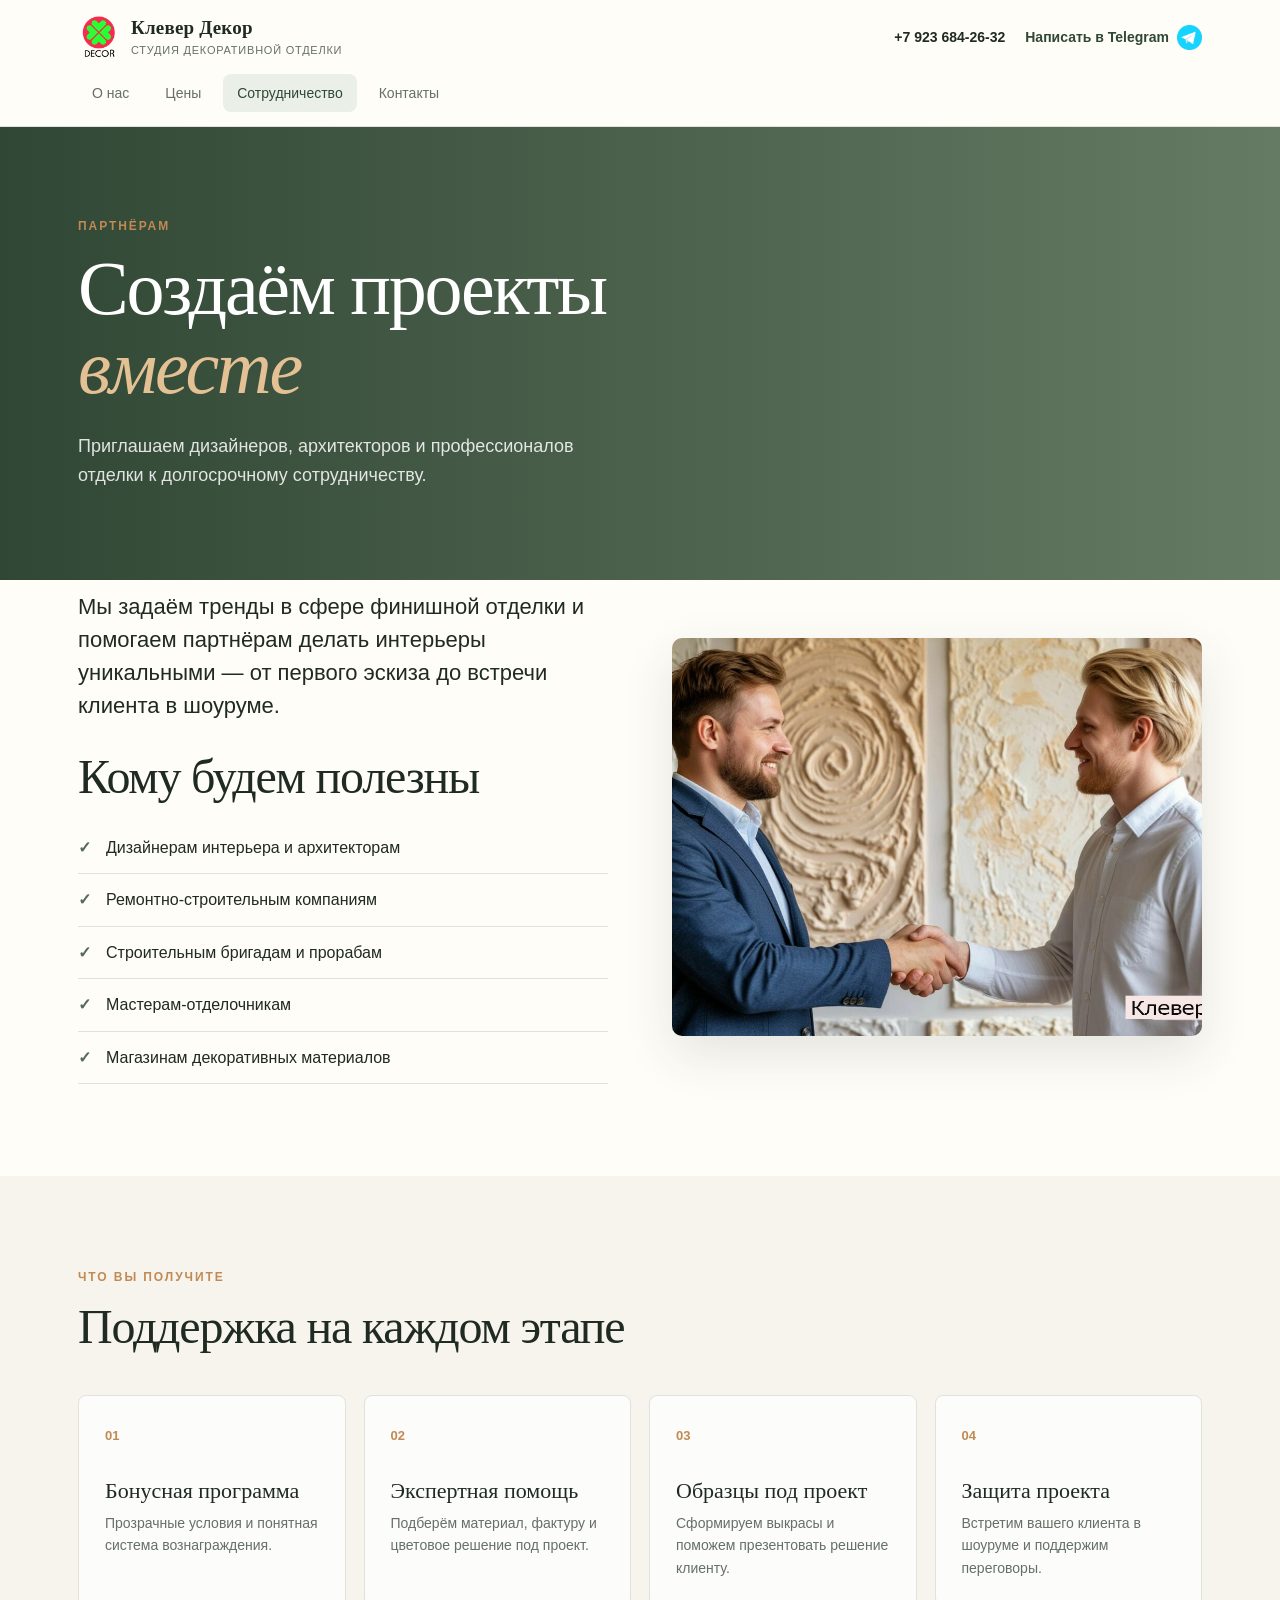
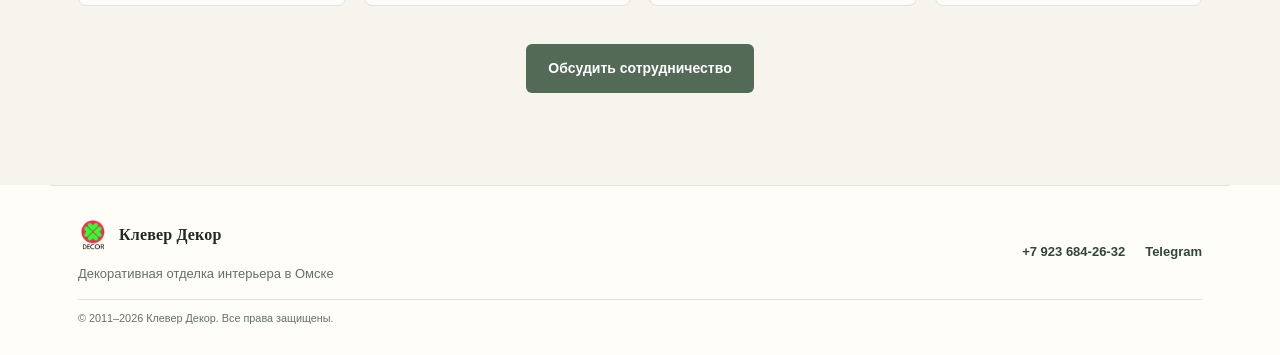
<file: collaboration.html>
<!doctype html>
<html lang="ru"><head><meta charset="utf-8"><meta name="viewport" content="width=device-width, initial-scale=1"><meta name="description" content="Сотрудничество с дизайнерами, архитекторами и строительными компаниями — Клевер Декор."><title>Сотрудничество — Клевер Декор</title><link rel="icon" href="static/images/favicon-32x32gfc.png" type="image/png"><link rel="stylesheet" href="static/styles/style.css"><script src="js/app.js" defer></script></head><body>
<header class="site-header"><div class="header-inner"><a class="brand" href="index.html" aria-label="Клевер Декор — на главную"><img src="static/images/favicon-32x32gfc.png" alt="" class="brand-mark"><span><strong>Клевер Декор</strong><small>Студия декоративной отделки</small></span></a><button class="menu-toggle" type="button" aria-expanded="false" aria-controls="site-nav"><span></span><span></span><span></span><b class="sr-only">Открыть меню</b></button><div class="header-actions"><a class="phone-link" href="tel:+79236842632">+7 923 684-26-32</a><a class="telegram-link" href="https://t.me/blason77" target="_blank" rel="noopener">Написать в Telegram <img src="static/images/tg.png" alt=""></a></div></div><nav class="site-nav" id="site-nav" aria-label="Основная навигация"><a href="index.html">О нас</a><a href="price.html">Цены</a><a class="active" href="collaboration.html">Сотрудничество</a><a href="contact.html">Контакты</a></nav></header>
<main><section class="page-hero collaboration-hero"><p class="eyebrow">Партнёрам</p><h1>Создаём проекты<br><em>вместе</em></h1><p>Приглашаем дизайнеров, архитекторов и профессионалов отделки к долгосрочному сотрудничеству.</p></section><section class="section collaboration-layout"><div class="collaboration-copy"><p class="lead">Мы задаём тренды в сфере финишной отделки и помогаем партнёрам делать интерьеры уникальными — от первого эскиза до встречи клиента в шоуруме.</p><h2>Кому будем полезны</h2><ul class="styled-list"><li>Дизайнерам интерьера и архитекторам</li><li>Ремонтно-строительным компаниям</li><li>Строительным бригадам и прорабам</li><li>Мастерам-отделочникам</li><li>Магазинам декоративных материалов</li></ul></div><div class="image-frame"><img src="static/images/COLABgthycgtyy.jpg" alt="Образцы декоративных покрытий" loading="lazy"></div></section><section class="section guarantee-section"><div class="section-heading"><p class="eyebrow">Что вы получите</p><h2>Поддержка на каждом этапе</h2></div><div class="guarantee-grid"><article><span>01</span><h3>Бонусная программа</h3><p>Прозрачные условия и понятная система вознаграждения.</p></article><article><span>02</span><h3>Экспертная помощь</h3><p>Подберём материал, фактуру и цветовое решение под проект.</p></article><article><span>03</span><h3>Образцы под проект</h3><p>Сформируем выкрасы и поможем презентовать решение клиенту.</p></article><article><span>04</span><h3>Защита проекта</h3><p>Встретим вашего клиента в шоуруме и поддержим переговоры.</p></article></div><div class="center-action"><a class="button button-primary" href="contact.html">Обсудить сотрудничество</a></div></section></main>
<footer class="site-footer"><div><a class="brand footer-brand" href="index.html"><img src="static/images/favicon-32x32gfc.png" alt="" class="brand-mark"><strong>Клевер Декор</strong></a><p>Декоративная отделка интерьера в Омске</p></div><div class="footer-links"><a href="tel:+79236842632">+7 923 684-26-32</a><a href="https://t.me/blason77" target="_blank" rel="noopener">Telegram</a></div><small>© 2011–2026 Клевер Декор. Все права защищены.</small></footer></body></html>
</file>
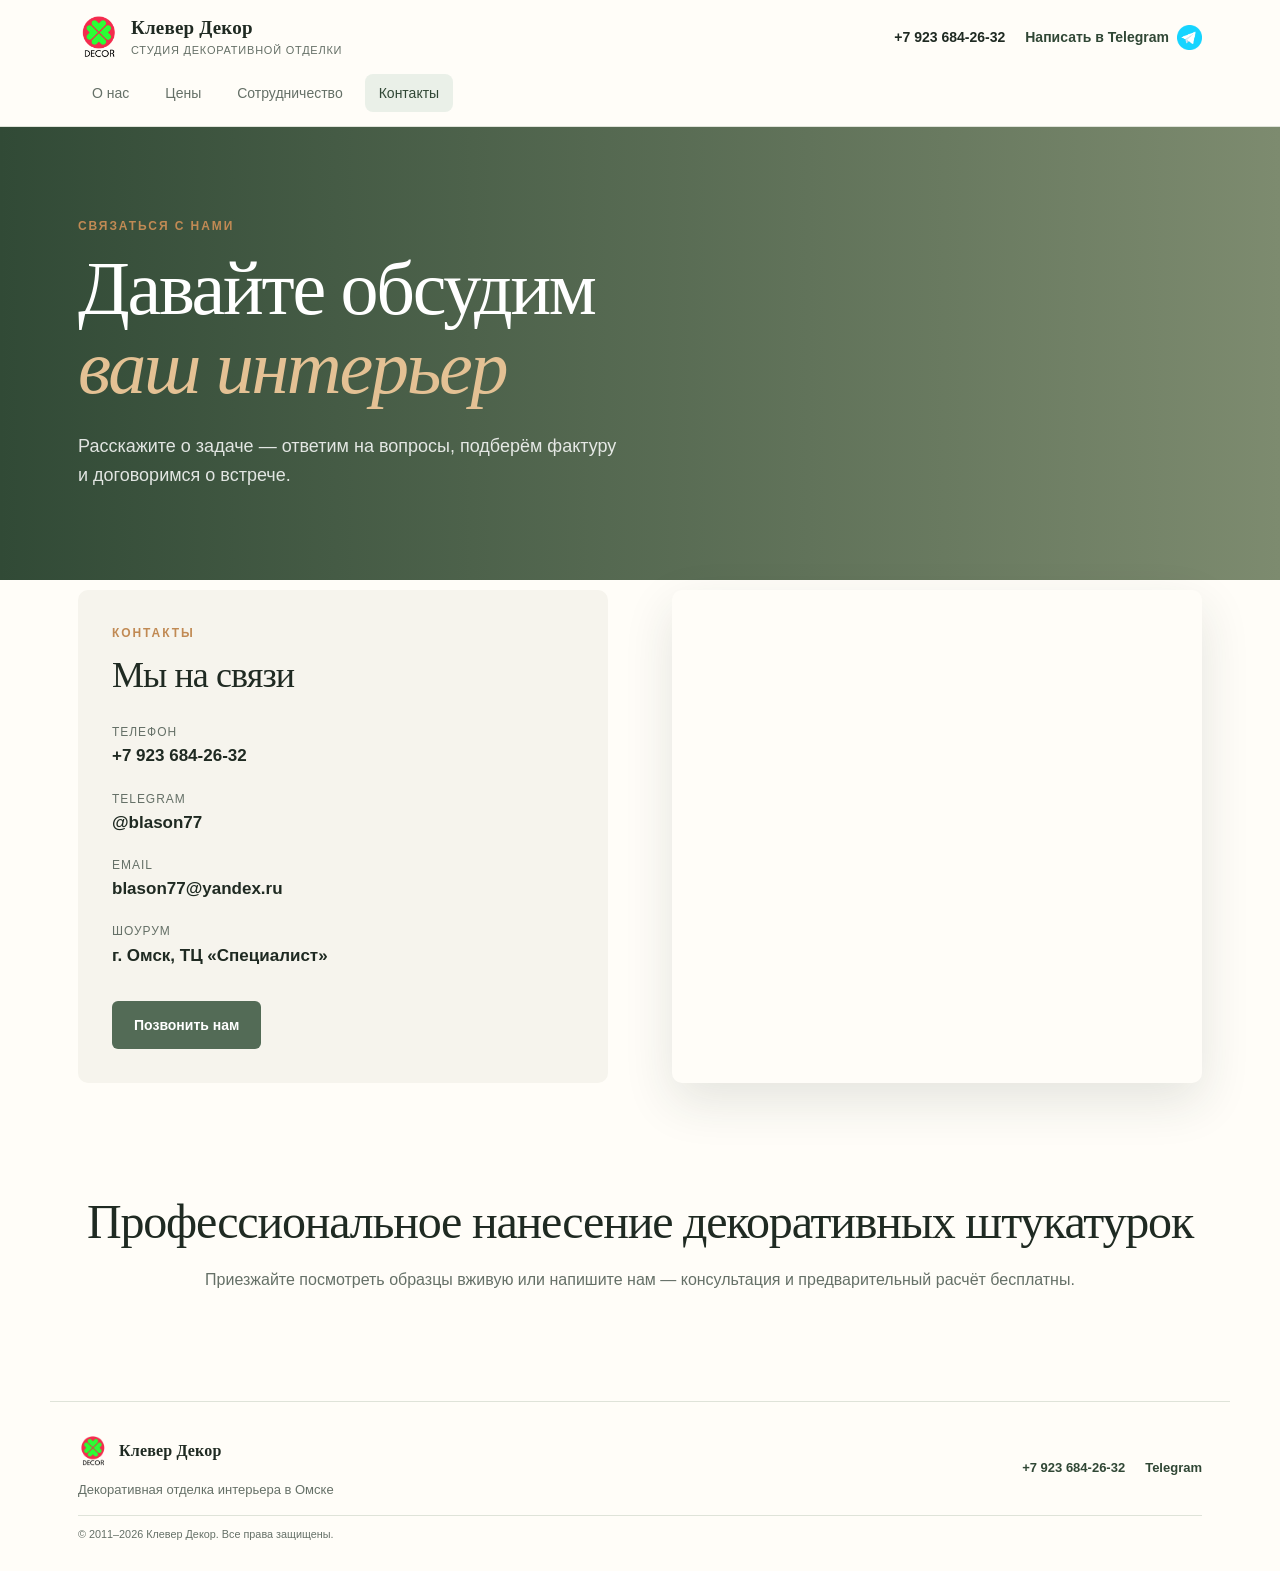
<file: contact.html>
<!doctype html>
<html lang="ru"><head><meta charset="utf-8"><meta name="viewport" content="width=device-width, initial-scale=1"><meta name="description" content="Контакты студии Клевер Декор в Омске."><title>Контакты — Клевер Декор</title><link rel="icon" href="static/images/favicon-32x32gfc.png" type="image/png"><link rel="stylesheet" href="static/styles/style.css"><script src="js/app.js" defer></script></head><body>
<header class="site-header"><div class="header-inner"><a class="brand" href="index.html" aria-label="Клевер Декор — на главную"><img src="static/images/favicon-32x32gfc.png" alt="" class="brand-mark"><span><strong>Клевер Декор</strong><small>Студия декоративной отделки</small></span></a><button class="menu-toggle" type="button" aria-expanded="false" aria-controls="site-nav"><span></span><span></span><span></span><b class="sr-only">Открыть меню</b></button><div class="header-actions"><a class="phone-link" href="tel:+79236842632">+7 923 684-26-32</a><a class="telegram-link" href="https://t.me/blason77" target="_blank" rel="noopener">Написать в Telegram <img src="static/images/tg.png" alt=""></a></div></div><nav class="site-nav" id="site-nav" aria-label="Основная навигация"><a href="index.html">О нас</a><a href="price.html">Цены</a><a href="collaboration.html">Сотрудничество</a><a class="active" href="contact.html">Контакты</a></nav></header>
<main><section class="page-hero contact-hero"><p class="eyebrow">Связаться с нами</p><h1>Давайте обсудим<br><em>ваш интерьер</em></h1><p>Расскажите о задаче — ответим на вопросы, подберём фактуру и договоримся о встрече.</p></section><section class="section contact-layout"><div class="contact-card"><p class="eyebrow">Контакты</p><h2>Мы на связи</h2><div class="contact-list"><a href="tel:+79236842632"><span>Телефон</span><strong>+7 923 684-26-32</strong></a><a href="https://t.me/blason77" target="_blank" rel="noopener"><span>Telegram</span><strong>@blason77</strong></a><a href="mailto:blason77@yandex.ru"><span>Email</span><strong>blason77@yandex.ru</strong></a><div><span>Шоурум</span><strong>г. Омск, ТЦ «Специалист»</strong></div></div><a class="button button-primary" href="tel:+79236842632">Позвонить нам</a></div><div class="map-wrap"><iframe src="https://www.google.com/maps/embed?pb=!1m18!1m12!1m3!1d2289.276773923503!2d73.37445342664188!3d54.98578117809645!2m3!1f0!2f0!3f0!3m2!1i1024!2i768!4f13.1!3m3!1m2!1s0x43aafe1af3f3dda1%3A0x474609d7ff2e19d4!2z0JTRgNGD0LfRjNGP!5e0!3m2!1sru!2sru!4v1771071782102!5m2!1sru!2sru" title="Карта проезда к шоуруму" loading="lazy" allowfullscreen referrerpolicy="no-referrer-when-downgrade"></iframe></div></section><section class="section contact-note"><h2>Профессиональное нанесение декоративных штукатурок</h2><p>Приезжайте посмотреть образцы вживую или напишите нам — консультация и предварительный расчёт бесплатны.</p></section></main>
<footer class="site-footer"><div><a class="brand footer-brand" href="index.html"><img src="static/images/favicon-32x32gfc.png" alt="" class="brand-mark"><strong>Клевер Декор</strong></a><p>Декоративная отделка интерьера в Омске</p></div><div class="footer-links"><a href="tel:+79236842632">+7 923 684-26-32</a><a href="https://t.me/blason77" target="_blank" rel="noopener">Telegram</a></div><small>© 2011–2026 Клевер Декор. Все права защищены.</small></footer></body></html>
</file>
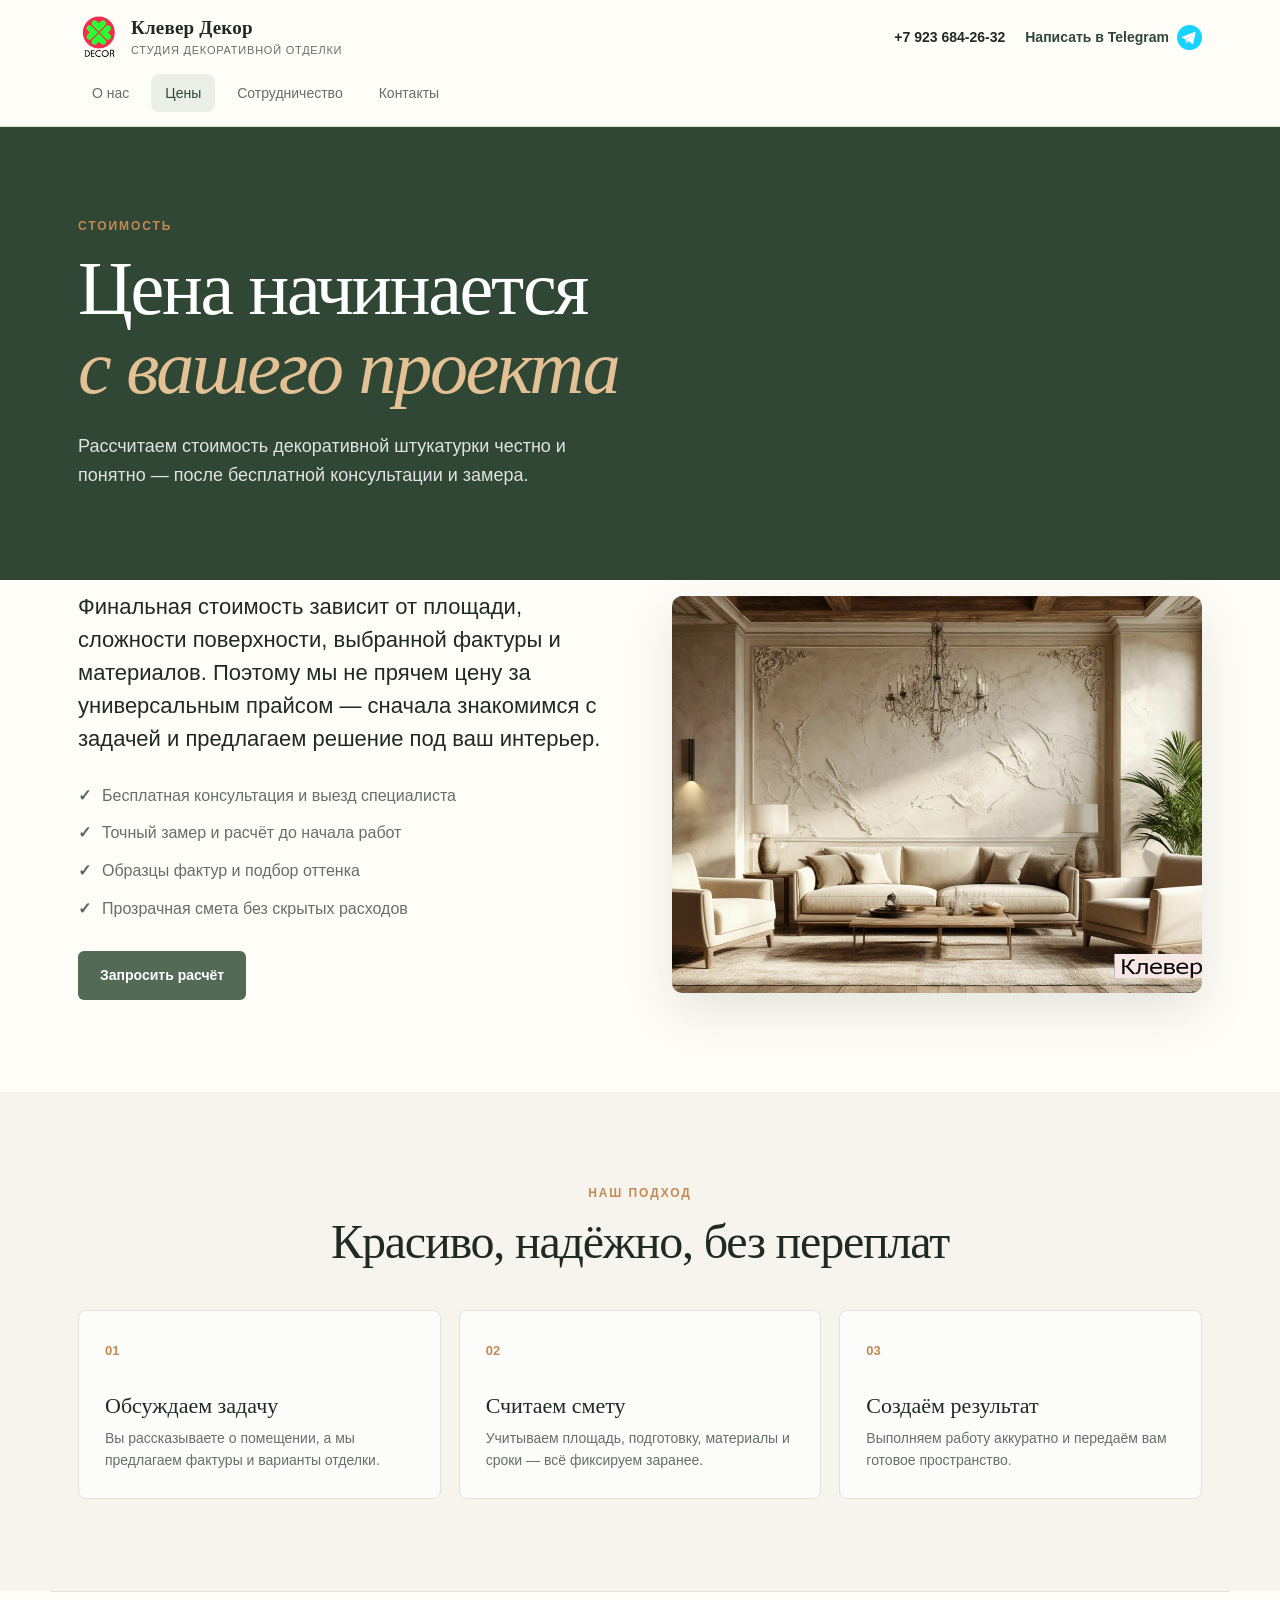
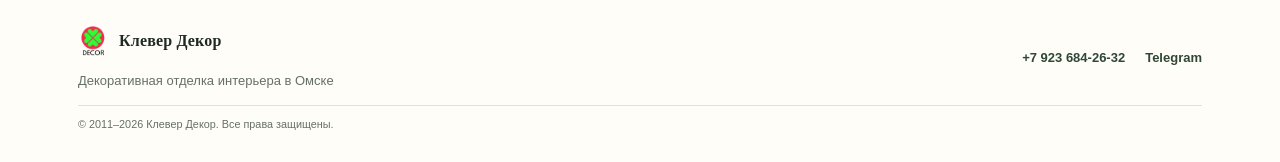
<file: price.html>
<!doctype html>
<html lang="ru"><head><meta charset="utf-8"><meta name="viewport" content="width=device-width, initial-scale=1"><meta name="description" content="Стоимость декоративной штукатурки и консультация Клевер Декор."><title>Цены — Клевер Декор</title><link rel="icon" href="static/images/favicon-32x32gfc.png" type="image/png"><link rel="stylesheet" href="static/styles/style.css"><script src="js/app.js" defer></script></head><body>
<header class="site-header"><div class="header-inner"><a class="brand" href="index.html" aria-label="Клевер Декор — на главную"><img src="static/images/favicon-32x32gfc.png" alt="" class="brand-mark"><span><strong>Клевер Декор</strong><small>Студия декоративной отделки</small></span></a><button class="menu-toggle" type="button" aria-expanded="false" aria-controls="site-nav"><span></span><span></span><span></span><b class="sr-only">Открыть меню</b></button><div class="header-actions"><a class="phone-link" href="tel:+79236842632">+7 923 684-26-32</a><a class="telegram-link" href="https://t.me/blason77" target="_blank" rel="noopener">Написать в Telegram <img src="static/images/tg.png" alt=""></a></div></div><nav class="site-nav" id="site-nav" aria-label="Основная навигация"><a href="index.html">О нас</a><a class="active" href="price.html">Цены</a><a href="collaboration.html">Сотрудничество</a><a href="contact.html">Контакты</a></nav></header>
<main><section class="page-hero"><p class="eyebrow">Стоимость</p><h1>Цена начинается<br><em>с вашего проекта</em></h1><p>Рассчитаем стоимость декоративной штукатурки честно и понятно — после бесплатной консультации и замера.</p></section><section class="section price-layout"><div class="price-copy"><p class="lead">Финальная стоимость зависит от площади, сложности поверхности, выбранной фактуры и материалов. Поэтому мы не прячем цену за универсальным прайсом — сначала знакомимся с задачей и предлагаем решение под ваш интерьер.</p><div class="check-list"><p><span>✓</span> Бесплатная консультация и выезд специалиста</p><p><span>✓</span> Точный замер и расчёт до начала работ</p><p><span>✓</span> Образцы фактур и подбор оттенка</p><p><span>✓</span> Прозрачная смета без скрытых расходов</p></div><a class="button button-primary" href="contact.html">Запросить расчёт</a></div><div class="image-frame"><img src="static/images/price.jpg" alt="Декоративная штукатурка в интерьере" loading="lazy"></div></section><section class="section offer-section"><div class="section-heading centered"><p class="eyebrow">Наш подход</p><h2>Красиво, надёжно, без переплат</h2></div><div class="offer-grid"><article><strong>01</strong><h3>Обсуждаем задачу</h3><p>Вы рассказываете о помещении, а мы предлагаем фактуры и варианты отделки.</p></article><article><strong>02</strong><h3>Считаем смету</h3><p>Учитываем площадь, подготовку, материалы и сроки — всё фиксируем заранее.</p></article><article><strong>03</strong><h3>Создаём результат</h3><p>Выполняем работу аккуратно и передаём вам готовое пространство.</p></article></div></section></main>
<footer class="site-footer"><div><a class="brand footer-brand" href="index.html"><img src="static/images/favicon-32x32gfc.png" alt="" class="brand-mark"><strong>Клевер Декор</strong></a><p>Декоративная отделка интерьера в Омске</p></div><div class="footer-links"><a href="tel:+79236842632">+7 923 684-26-32</a><a href="https://t.me/blason77" target="_blank" rel="noopener">Telegram</a></div><small>© 2011–2026 Клевер Декор. Все права защищены.</small></footer></body></html>
</file>
<file: static/styles/style.css>
:root{--ink:#1f2a22;--muted:#657067;--cream:#f6f4ed;--paper:#fffdf8;--sage:#536b56;--sage-dark:#304735;--line:#dfe3d9;--accent:#c18a54;--shadow:0 18px 50px rgba(35,51,39,.12)}*{box-sizing:border-box}html{scroll-behavior:smooth}body{margin:0;color:var(--ink);background:var(--paper);font-family:Arial,Helvetica,sans-serif;line-height:1.6}a{color:inherit}img,video{display:block;max-width:100%}.sr-only{position:absolute;width:1px;height:1px;padding:0;margin:-1px;overflow:hidden;clip:rect(0,0,0,0);white-space:nowrap;border:0}.site-header{position:sticky;top:0;z-index:20;background:rgba(255,253,248,.96);border-bottom:1px solid var(--line);backdrop-filter:blur(14px)}.header-inner{max-width:1180px;margin:auto;padding:16px 28px;display:flex;align-items:center;gap:28px}.brand{display:inline-flex;align-items:center;gap:11px;text-decoration:none;color:var(--ink)}.brand-mark{width:42px;height:42px;object-fit:contain}.brand span{display:grid;line-height:1.2}.brand strong{font-family:Georgia,serif;font-size:19px;letter-spacing:.01em}.brand small{margin-top:4px;color:var(--muted);font-size:11px;letter-spacing:.07em;text-transform:uppercase}.header-actions{margin-left:auto;display:flex;align-items:center;gap:20px;font-size:14px}.phone-link{text-decoration:none;font-weight:700}.telegram-link{display:inline-flex;align-items:center;gap:8px;text-decoration:none;color:var(--sage-dark);font-weight:700}.telegram-link img{width:25px;height:25px}.site-nav{max-width:1180px;margin:auto;padding:0 28px 14px;display:flex;gap:8px}.site-nav a{padding:8px 14px;text-decoration:none;color:var(--muted);font-size:14px;border-radius:8px;transition:.2s}.site-nav a:hover,.site-nav a.active{color:var(--sage-dark);background:#eaf0e8}.menu-toggle{display:none;border:0;background:transparent;padding:8px;cursor:pointer}.menu-toggle span{display:block;width:24px;height:2px;margin:5px 0;background:var(--ink);transition:.2s}.hero{min-height:620px;position:relative;display:flex;align-items:center;overflow:hidden;background:var(--sage-dark)}.hero-image{position:absolute;inset:0;width:100%;height:100%;object-fit:cover;opacity:.55}.hero:after{content:"";position:absolute;inset:0;background:linear-gradient(90deg,rgba(25,43,29,.88) 0%,rgba(25,43,29,.4) 58%,rgba(25,43,29,.05) 100%)}.hero-content{position:relative;z-index:1;max-width:1180px;width:100%;margin:auto;padding:90px 28px;color:#fff}.eyebrow{margin:0 0 12px;color:var(--accent);font-size:12px;font-weight:700;letter-spacing:.16em;text-transform:uppercase}.hero h1,.page-hero h1{max-width:700px;margin:0;font:clamp(42px,6vw,76px)/1.05 Georgia,serif;font-weight:400;letter-spacing:-.03em}.hero h1 em,.page-hero h1 em{color:#e4c194;font-style:italic}.hero-content>p:not(.eyebrow),.page-hero>p:not(.eyebrow){max-width:540px;margin:24px 0 30px;font-size:18px;color:rgba(255,255,255,.85)}.hero-buttons{display:flex;flex-wrap:wrap;gap:12px}.button{display:inline-flex;justify-content:center;align-items:center;min-height:48px;padding:12px 21px;border-radius:6px;text-decoration:none;font-size:14px;font-weight:700;transition:.2s;border:1px solid transparent}.button:hover{transform:translateY(-2px);box-shadow:0 8px 18px rgba(0,0,0,.12)}.button-primary{background:var(--sage);color:#fff}.button-light{background:rgba(255,255,255,.1);color:#fff;border-color:rgba(255,255,255,.6)}.section{max-width:1180px;margin:auto;padding:92px 28px}.section-heading{max-width:690px;margin-bottom:42px}.section-heading.centered{text-align:center;margin-left:auto;margin-right:auto}.section h2,.cta h2{margin:0 0 18px;font:clamp(30px,4vw,48px)/1.12 Georgia,serif;font-weight:400;letter-spacing:-.025em}.section-heading>p:last-child{color:var(--muted);margin:0}.intro-section{padding-bottom:50px}.intro-grid,.price-layout,.collaboration-layout,.contact-layout{display:grid;grid-template-columns:1fr 1fr;gap:64px;align-items:center}.lead{font-size:22px;line-height:1.5;margin-top:0}.intro-grid p:not(.lead){color:var(--muted)}.video-card{position:relative;box-shadow:var(--shadow);background:var(--sage-dark);border-radius:10px;overflow:hidden}.video-card video{width:100%;aspect-ratio:16/10;object-fit:cover;opacity:.85}.video-card span{position:absolute;left:20px;bottom:15px;color:#fff;font-size:13px}.benefits-section{max-width:none;background:var(--cream)}.benefits-section>.section-heading,.benefits-grid{max-width:1180px;margin-left:auto;margin-right:auto}.benefits-grid,.offer-grid,.guarantee-grid{display:grid;grid-template-columns:repeat(4,1fr);gap:18px}.benefits-grid article,.offer-grid article,.guarantee-grid article{padding:26px;background:rgba(255,255,255,.72);border:1px solid var(--line);border-radius:8px}.benefits-grid span,.guarantee-grid span{color:var(--accent);font-size:13px;font-weight:700}.benefits-grid h3,.offer-grid h3,.guarantee-grid h3{margin:30px 0 8px;font:22px Georgia,serif}.benefits-grid p,.offer-grid p,.guarantee-grid p{margin:0;color:var(--muted);font-size:14px}.collections-section{padding-top:86px}.gallery{display:grid;grid-template-columns:repeat(4,1fr);gap:18px}.image-container{margin:0;cursor:pointer;overflow:hidden;background:#f0efe8;border-radius:8px}.image-container img{width:100%;aspect-ratio:1/1;object-fit:cover;transition:transform .35s}.image-container:hover img{transform:scale(1.06)}.image-container figcaption{padding:12px 14px;font-size:14px;background:#fff}.cta{max-width:1124px;margin:0 auto 90px;padding:42px 48px;display:flex;align-items:center;justify-content:space-between;gap:30px;background:var(--sage-dark);border-radius:10px;color:#fff}.cta h2{margin-bottom:8px}.cta p:not(.eyebrow){margin:0;color:rgba(255,255,255,.72)}.page-hero{padding:90px max(28px,calc((100% - 1124px)/2));background:var(--sage-dark);color:#fff}.page-hero>p:not(.eyebrow){margin-bottom:0}.price-layout,.collaboration-layout,.contact-layout{padding-top:10px}.price-copy .lead,.collaboration-copy .lead{margin-bottom:28px}.check-list{margin:0 0 30px}.check-list p{display:flex;gap:11px;margin:12px 0;color:var(--muted)}.check-list span{color:var(--sage);font-weight:700}.image-frame{border-radius:10px;overflow:hidden;box-shadow:var(--shadow)}.image-frame img{width:100%;aspect-ratio:4/3;object-fit:cover}.offer-section,.guarantee-section{max-width:none;background:var(--cream)}.offer-section>.section-heading,.offer-grid,.guarantee-section>.section-heading,.guarantee-grid{max-width:1124px;margin-left:auto;margin-right:auto}.offer-grid{grid-template-columns:repeat(3,1fr)}.offer-grid strong{color:var(--accent);font-size:13px}.styled-list{list-style:none;padding:0;margin:0}.styled-list li{padding:13px 0 13px 28px;border-bottom:1px solid var(--line);position:relative}.styled-list li:before{content:"✓";position:absolute;left:0;color:var(--sage);font-weight:700}.collaboration-hero{background:linear-gradient(90deg,var(--sage-dark),#667b63)}.guarantee-grid{grid-template-columns:repeat(4,1fr)}.center-action{text-align:center;margin-top:38px}.contact-hero{background:linear-gradient(90deg,#314a36,#7d8b6f)}.contact-layout{align-items:stretch}.contact-card{padding:34px;background:var(--cream);border-radius:10px}.contact-card h2{font-size:36px}.contact-list{display:grid;gap:20px;margin:28px 0 32px}.contact-list a,.contact-list div{display:grid;text-decoration:none}.contact-list span{color:var(--muted);font-size:12px;text-transform:uppercase;letter-spacing:.08em}.contact-list strong{font-size:17px}.map-wrap{min-height:400px;border-radius:10px;overflow:hidden;box-shadow:var(--shadow)}.map-wrap iframe{width:100%;height:100%;min-height:400px;border:0}.contact-note{text-align:center;padding-top:20px}.contact-note p{color:var(--muted)}.site-footer{max-width:1180px;margin:auto;padding:34px 28px 28px;display:grid;grid-template-columns:1fr auto;gap:14px 30px;border-top:1px solid var(--line);color:var(--muted);font-size:13px}.site-footer p{margin:8px 0 0}.footer-brand{color:var(--ink)}.footer-brand .brand-mark{width:30px;height:30px}.footer-brand strong{font-size:16px}.footer-links{display:flex;gap:20px;align-items:center}.footer-links a{color:var(--sage-dark);text-decoration:none;font-weight:700}.site-footer>small{grid-column:1/-1;padding-top:10px;border-top:1px solid var(--line)}@media(max-width:900px){.header-inner{padding:14px 20px}.header-actions{display:none}.menu-toggle{display:block;margin-left:auto}.site-nav{display:none;padding:8px 20px 16px;flex-direction:column;gap:2px}.site-nav.is-open{display:flex}.site-nav a{padding:12px}.hero{min-height:560px}.hero-content{padding:70px 20px}.section{padding:70px 20px}.gallery{grid-template-columns:repeat(3,1fr)}.benefits-grid,.guarantee-grid{grid-template-columns:repeat(2,1fr)}.intro-grid,.price-layout,.collaboration-layout,.contact-layout{gap:35px}.cta{margin:0 20px 70px;padding:32px;flex-direction:column;align-items:flex-start}.page-hero{padding:70px 20px}.site-footer{padding-left:20px;padding-right:20px}}@media(max-width:620px){.brand small{display:none}.brand strong{font-size:17px}.hero{min-height:610px}.hero:after{background:linear-gradient(90deg,rgba(25,43,29,.88),rgba(25,43,29,.5))}.hero h1,.page-hero h1{font-size:44px}.hero-content>p:not(.eyebrow),.page-hero>p:not(.eyebrow){font-size:16px}.button{width:100%}.intro-grid,.price-layout,.collaboration-layout,.contact-layout{grid-template-columns:1fr}.section{padding-top:58px;padding-bottom:58px}.section h2{font-size:34px}.gallery{grid-template-columns:repeat(2,1fr);gap:12px}.image-container figcaption{padding:10px;font-size:13px}.benefits-grid,.offer-grid,.guarantee-grid{grid-template-columns:1fr}.benefits-grid h3,.offer-grid h3,.guarantee-grid h3{margin-top:20px}.cta{margin-left:12px;margin-right:12px;padding:28px 22px}.site-footer{grid-template-columns:1fr}.footer-links{align-items:flex-start;flex-direction:column;gap:8px}.site-footer>small{grid-column:auto}.contact-card{padding:26px 20px}.map-wrap,.map-wrap iframe{min-height:330px}.price-layout,.collaboration-layout{padding-top:0}.hero-buttons{width:100%}}@media(prefers-reduced-motion:reduce){html{scroll-behavior:auto}*{transition:none!important}}

.lightbox{width:min(92vw,900px);max-height:90vh;padding:0;border:0;border-radius:10px;background:#101610;box-shadow:0 20px 80px rgba(0,0,0,.45)}.lightbox::backdrop{background:rgba(14,20,15,.82)}.lightbox img{width:100%;max-height:82vh;object-fit:contain}.lightbox button{position:absolute;right:10px;top:6px;width:38px;height:38px;border:0;border-radius:50%;background:rgba(0,0,0,.55);color:#fff;font-size:28px;line-height:1;cursor:pointer}.lightbox button:hover{background:var(--sage)}
</file>
